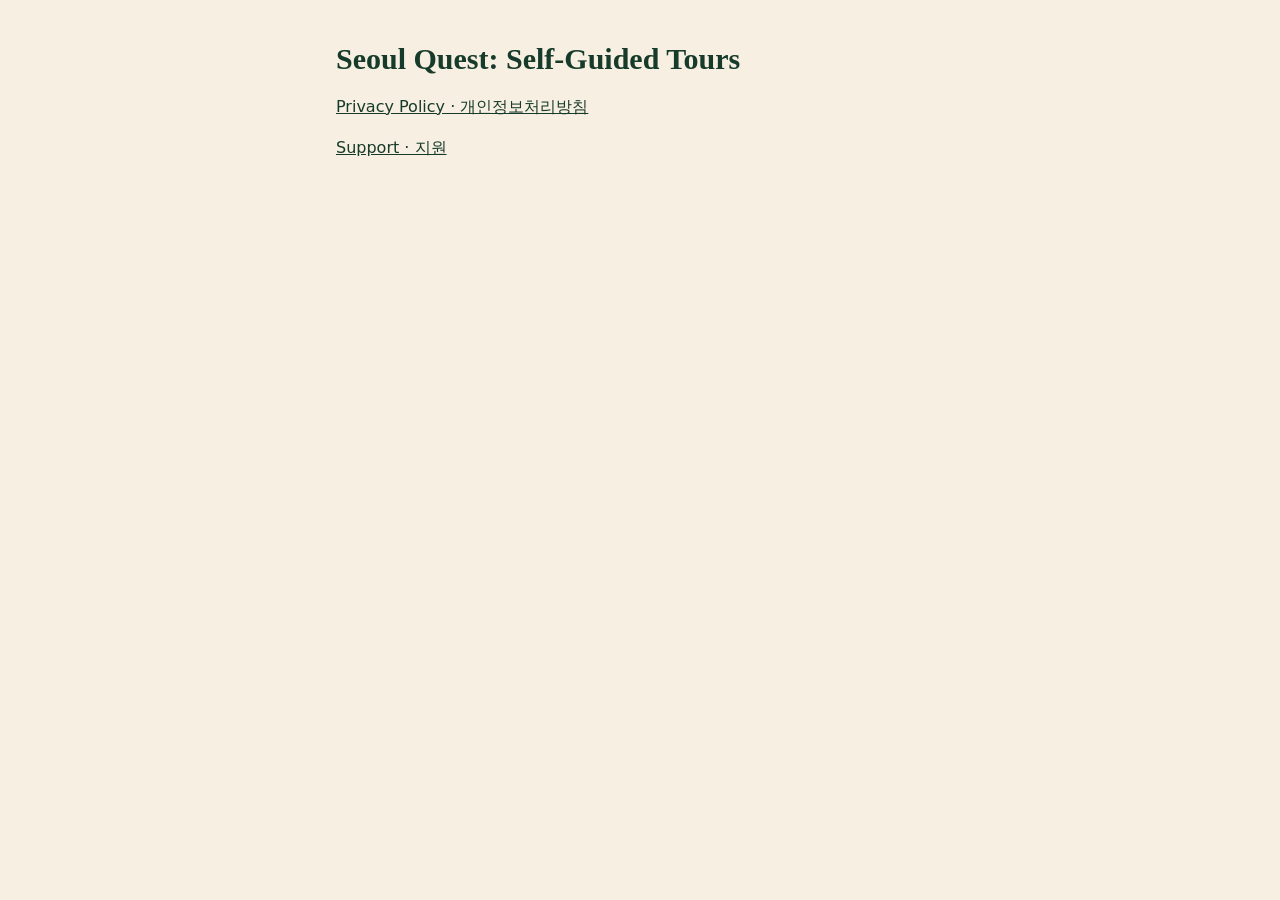
<file: index.html>
<!doctype html><html lang="en"><head><meta charset="utf-8"><meta name="viewport" content="width=device-width,initial-scale=1"><title>Seoul Quest</title><link rel="icon" href="favicon.png"><link rel="stylesheet" href="legal/legal.css"></head>
<body><div class="wrap" style="max-width:640px;margin:0 auto;padding:32px 16px;font-family:system-ui,sans-serif">
<h1>Seoul Quest: Self-Guided Tours</h1>
<p><a href="legal/privacy.html">Privacy Policy · 개인정보처리방침</a></p>
<p><a href="legal/support.html">Support · 지원</a></p>
</div></body></html>
</file>
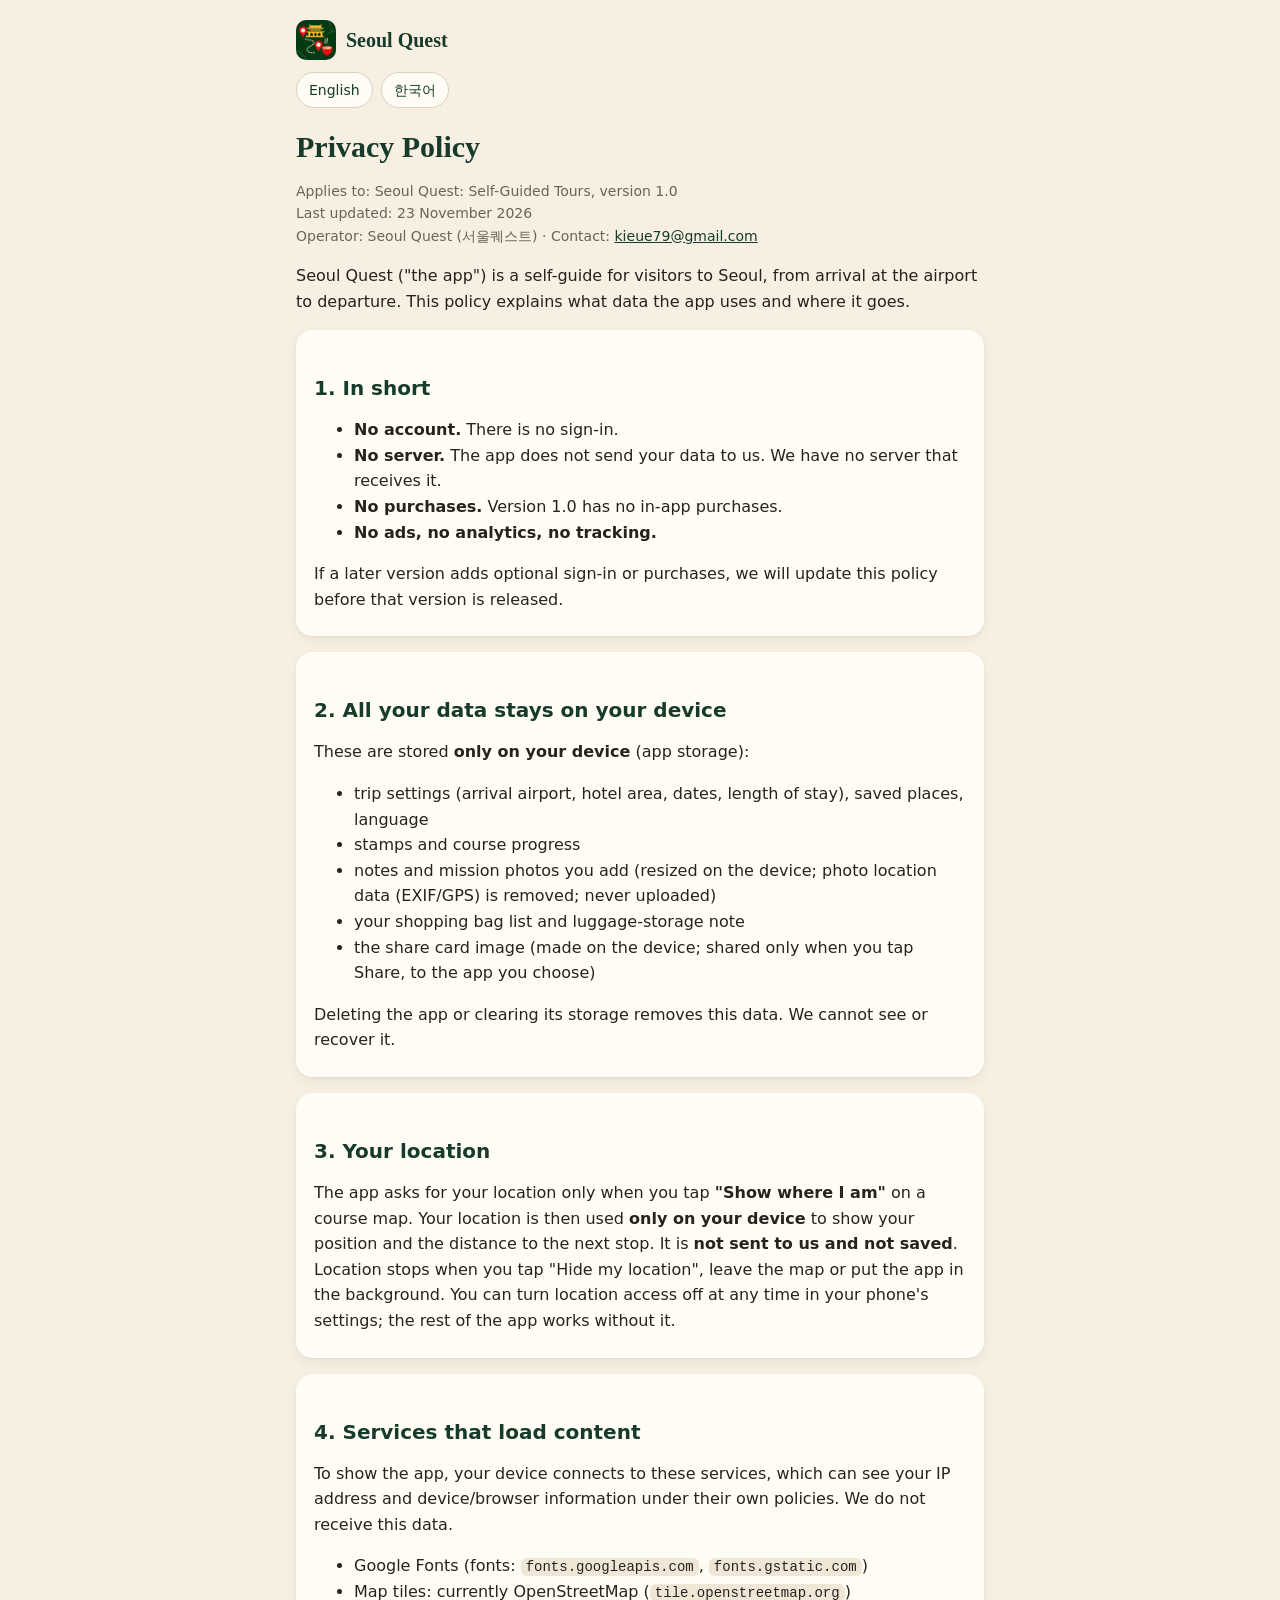
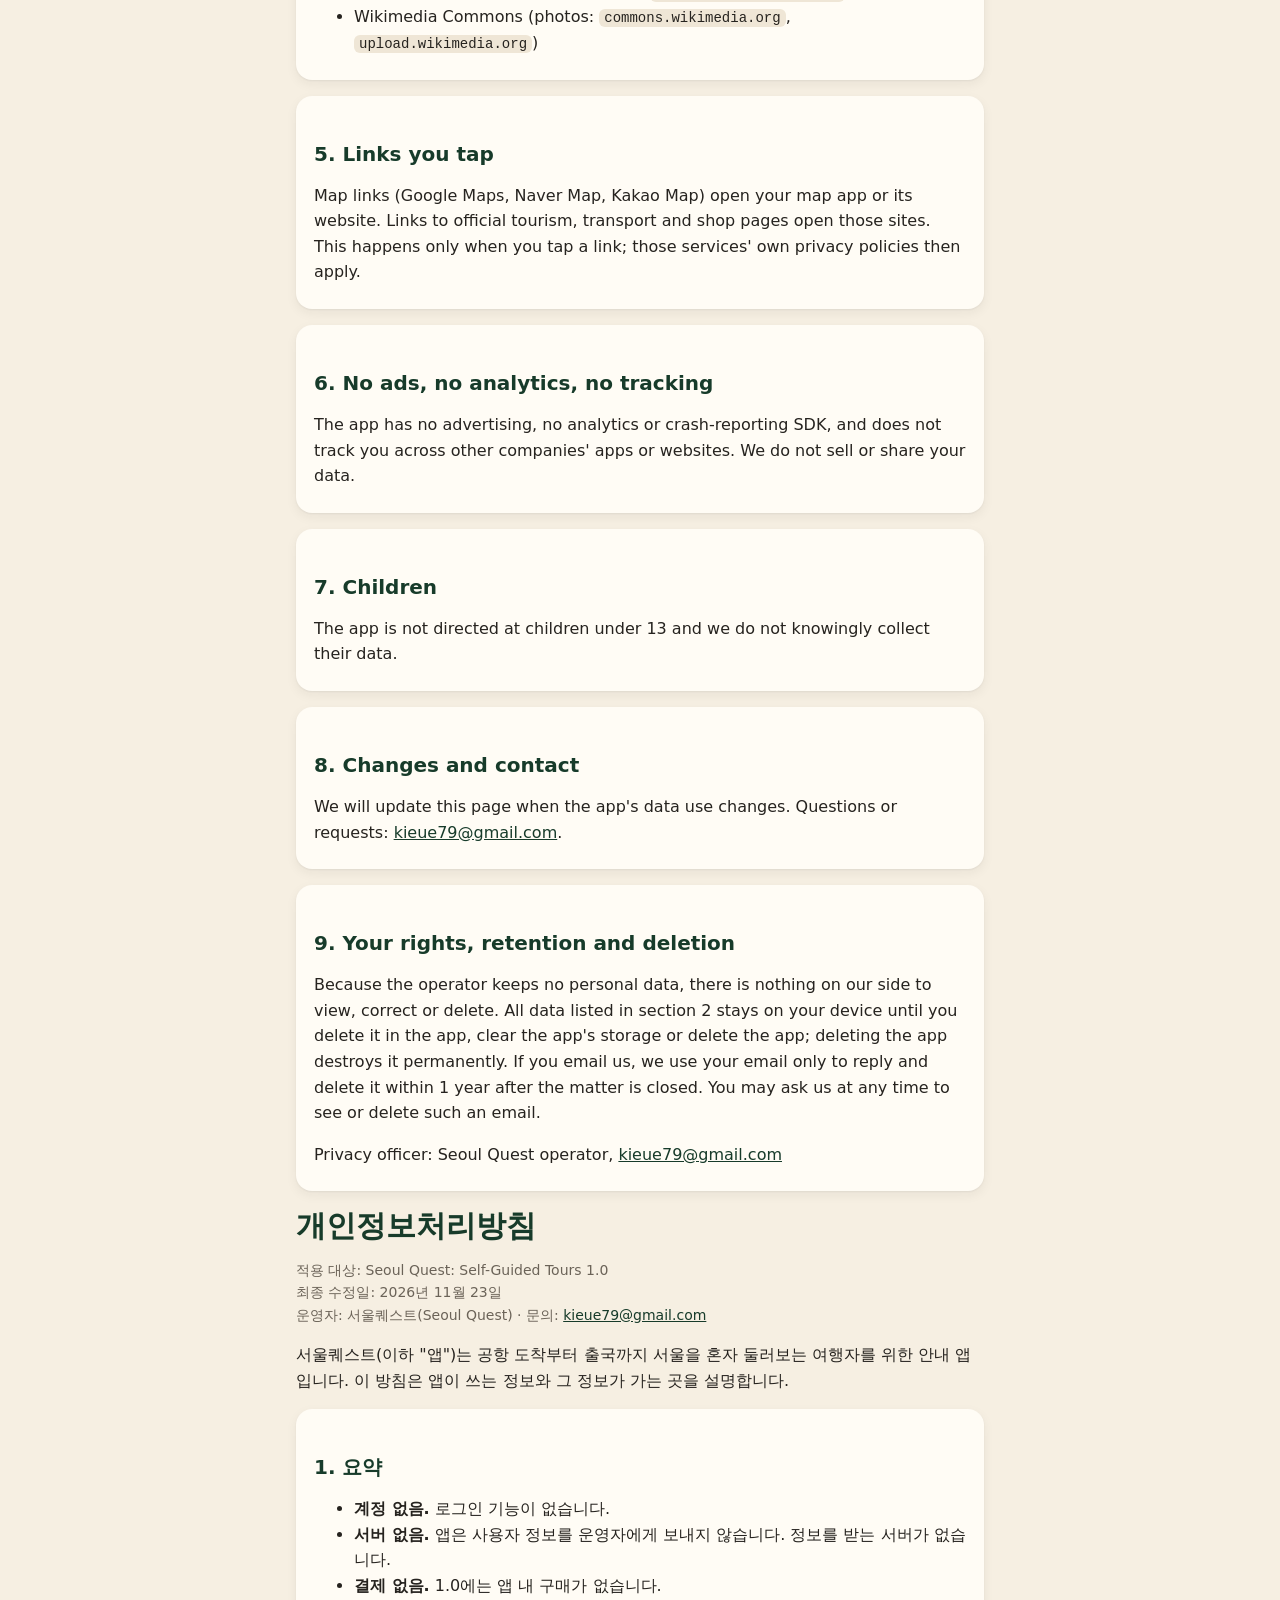
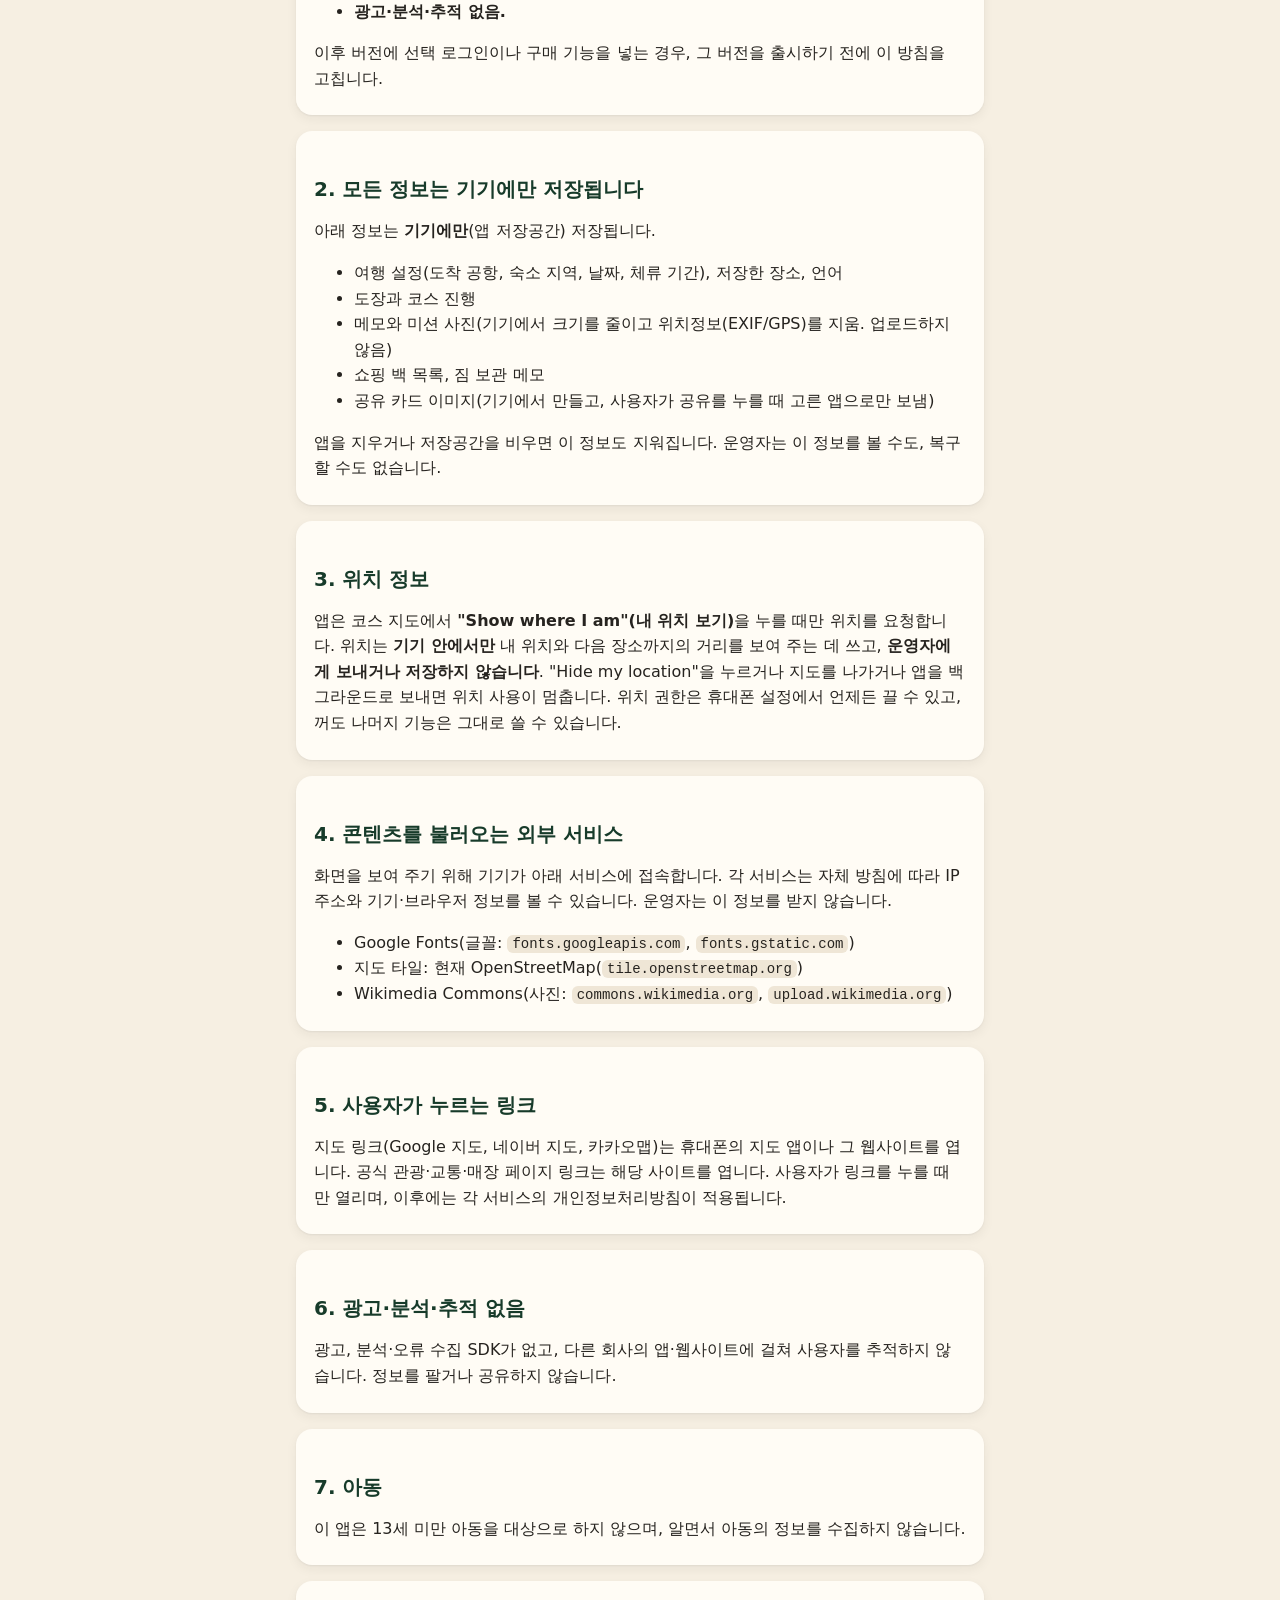
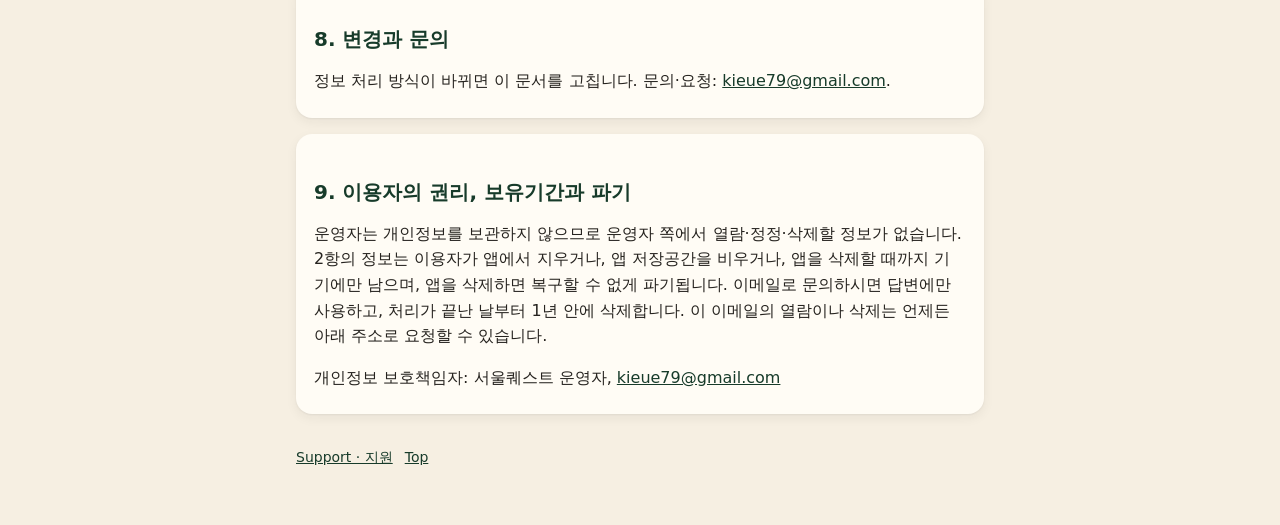
<file: legal/privacy.html>
<!doctype html>
<html lang="en">
<head>
<meta charset="utf-8">
<meta name="viewport" content="width=device-width, initial-scale=1, viewport-fit=cover">
<meta http-equiv="Content-Security-Policy" content="default-src 'self'; img-src 'self' data:; style-src 'self'; script-src 'none'; base-uri 'none'; form-action 'none'">
<meta name="referrer" content="no-referrer">
<title>Seoul Quest Privacy Policy</title>
<meta name="description" content="Seoul Quest 1.0 keeps your data on your device: no account, no server, no purchases.">
<link rel="icon" href="../favicon.png">
<link rel="stylesheet" href="legal.css">
</head>
<body>
<!-- Source: docs/PRIVACY_POLICY.md (keep both in sync). Version 1.0 (no accounts, no server, no purchases; src/config.ts ACCOUNTS_ENABLED=false). DRAFT — legal review and operator details needed before publishing. -->
<div class="wrap">
  <header class="top"><img src="../icons/icon-180.png" alt=""><a class="brand" href="../">Seoul Quest</a></header>
  <nav class="lang" aria-label="Language"><a href="#en" hreflang="en">English</a><a href="#ko" hreflang="ko" lang="ko">한국어</a></nav>

  <article id="en" lang="en">
    <h1>Privacy Policy</h1>
    <p class="meta">Applies to: Seoul Quest: Self-Guided Tours, version 1.0<br>Last updated: 23 November 2026<br>Operator: Seoul Quest (서울퀘스트) · Contact: <a href="mailto:kieue79@gmail.com">kieue79@gmail.com</a></p>
    <p>Seoul Quest ("the app") is a self-guide for visitors to Seoul, from arrival at the airport to departure. This policy explains what data the app uses and where it goes.</p>

    <section class="card">
      <h2>1. In short</h2>
      <ul>
        <li><strong>No account.</strong> There is no sign-in.</li>
        <li><strong>No server.</strong> The app does not send your data to us. We have no server that receives it.</li>
        <li><strong>No purchases.</strong> Version 1.0 has no in-app purchases.</li>
        <li><strong>No ads, no analytics, no tracking.</strong></li>
      </ul>
      <p>If a later version adds optional sign-in or purchases, we will update this policy before that version is released.</p>
    </section>

    <section class="card">
      <h2>2. All your data stays on your device</h2>
      <p>These are stored <strong>only on your device</strong> (app storage):</p>
      <ul>
        <li>trip settings (arrival airport, hotel area, dates, length of stay), saved places, language</li>
        <li>stamps and course progress</li>
        <li>notes and mission photos you add (resized on the device; photo location data (EXIF/GPS) is removed; never uploaded)</li>
        <li>your shopping bag list and luggage-storage note</li>
        <li>the share card image (made on the device; shared only when you tap Share, to the app you choose)</li>
      </ul>
      <p>Deleting the app or clearing its storage removes this data. We cannot see or recover it.</p>
    </section>

    <section class="card">
      <h2>3. Your location</h2>
      <p>The app asks for your location only when you tap <strong>"Show where I am"</strong> on a course map. Your location is then used <strong>only on your device</strong> to show your position and the distance to the next stop. It is <strong>not sent to us and not saved</strong>. Location stops when you tap "Hide my location", leave the map or put the app in the background. You can turn location access off at any time in your phone's settings; the rest of the app works without it.</p>
    </section>

    <section class="card">
      <h2>4. Services that load content</h2>
      <p>To show the app, your device connects to these services, which can see your IP address and device/browser information under their own policies. We do not receive this data.</p>
      <ul>
        <li>Google Fonts (fonts: <code>fonts.googleapis.com</code>, <code>fonts.gstatic.com</code>)</li>
        <li>Map tiles: currently OpenStreetMap (<code>tile.openstreetmap.org</code>)</li>
        <li>Wikimedia Commons (photos: <code>commons.wikimedia.org</code>, <code>upload.wikimedia.org</code>)</li>
      </ul>
    </section>

    <section class="card">
      <h2>5. Links you tap</h2>
      <p>Map links (Google Maps, Naver Map, Kakao Map) open your map app or its website. Links to official tourism, transport and shop pages open those sites. This happens only when you tap a link; those services' own privacy policies then apply.</p>
    </section>

    <section class="card">
      <h2>6. No ads, no analytics, no tracking</h2>
      <p>The app has no advertising, no analytics or crash-reporting SDK, and does not track you across other companies' apps or websites. We do not sell or share your data.</p>
    </section>

    <section class="card">
      <h2>7. Children</h2>
      <p>The app is not directed at children under 13 and we do not knowingly collect their data.</p>
    </section>

    <section class="card">
      <h2>8. Changes and contact</h2>
      <p>We will update this page when the app's data use changes. Questions or requests: <a href="mailto:kieue79@gmail.com">kieue79@gmail.com</a>.</p>
    </section>
    <section class="card">
      <h2>9. Your rights, retention and deletion</h2>
      <p>Because the operator keeps no personal data, there is nothing on our side to view, correct or delete. All data listed in section 2 stays on your device until you delete it in the app, clear the app's storage or delete the app; deleting the app destroys it permanently. If you email us, we use your email only to reply and delete it within 1 year after the matter is closed. You may ask us at any time to see or delete such an email.</p>
      <p>Privacy officer: Seoul Quest operator, <a href="mailto:kieue79@gmail.com">kieue79@gmail.com</a></p>
    </section>
  </article>

  <article id="ko" lang="ko">
    <h1>개인정보처리방침</h1>
    <p class="meta">적용 대상: Seoul Quest: Self-Guided Tours 1.0<br>최종 수정일: 2026년 11월 23일<br>운영자: 서울퀘스트(Seoul Quest) · 문의: <a href="mailto:kieue79@gmail.com">kieue79@gmail.com</a></p>
    <p>서울퀘스트(이하 "앱")는 공항 도착부터 출국까지 서울을 혼자 둘러보는 여행자를 위한 안내 앱입니다. 이 방침은 앱이 쓰는 정보와 그 정보가 가는 곳을 설명합니다.</p>

    <section class="card">
      <h2>1. 요약</h2>
      <ul>
        <li><strong>계정 없음.</strong> 로그인 기능이 없습니다.</li>
        <li><strong>서버 없음.</strong> 앱은 사용자 정보를 운영자에게 보내지 않습니다. 정보를 받는 서버가 없습니다.</li>
        <li><strong>결제 없음.</strong> 1.0에는 앱 내 구매가 없습니다.</li>
        <li><strong>광고·분석·추적 없음.</strong></li>
      </ul>
      <p>이후 버전에 선택 로그인이나 구매 기능을 넣는 경우, 그 버전을 출시하기 전에 이 방침을 고칩니다.</p>
    </section>

    <section class="card">
      <h2>2. 모든 정보는 기기에만 저장됩니다</h2>
      <p>아래 정보는 <strong>기기에만</strong>(앱 저장공간) 저장됩니다.</p>
      <ul>
        <li>여행 설정(도착 공항, 숙소 지역, 날짜, 체류 기간), 저장한 장소, 언어</li>
        <li>도장과 코스 진행</li>
        <li>메모와 미션 사진(기기에서 크기를 줄이고 위치정보(EXIF/GPS)를 지움. 업로드하지 않음)</li>
        <li>쇼핑 백 목록, 짐 보관 메모</li>
        <li>공유 카드 이미지(기기에서 만들고, 사용자가 공유를 누를 때 고른 앱으로만 보냄)</li>
      </ul>
      <p>앱을 지우거나 저장공간을 비우면 이 정보도 지워집니다. 운영자는 이 정보를 볼 수도, 복구할 수도 없습니다.</p>
    </section>

    <section class="card">
      <h2>3. 위치 정보</h2>
      <p>앱은 코스 지도에서 <strong>"Show where I am"(내 위치 보기)</strong>을 누를 때만 위치를 요청합니다. 위치는 <strong>기기 안에서만</strong> 내 위치와 다음 장소까지의 거리를 보여 주는 데 쓰고, <strong>운영자에게 보내거나 저장하지 않습니다</strong>. "Hide my location"을 누르거나 지도를 나가거나 앱을 백그라운드로 보내면 위치 사용이 멈춥니다. 위치 권한은 휴대폰 설정에서 언제든 끌 수 있고, 꺼도 나머지 기능은 그대로 쓸 수 있습니다.</p>
    </section>

    <section class="card">
      <h2>4. 콘텐츠를 불러오는 외부 서비스</h2>
      <p>화면을 보여 주기 위해 기기가 아래 서비스에 접속합니다. 각 서비스는 자체 방침에 따라 IP 주소와 기기·브라우저 정보를 볼 수 있습니다. 운영자는 이 정보를 받지 않습니다.</p>
      <ul>
        <li>Google Fonts(글꼴: <code>fonts.googleapis.com</code>, <code>fonts.gstatic.com</code>)</li>
        <li>지도 타일: 현재 OpenStreetMap(<code>tile.openstreetmap.org</code>)</li>
        <li>Wikimedia Commons(사진: <code>commons.wikimedia.org</code>, <code>upload.wikimedia.org</code>)</li>
      </ul>
    </section>

    <section class="card">
      <h2>5. 사용자가 누르는 링크</h2>
      <p>지도 링크(Google 지도, 네이버 지도, 카카오맵)는 휴대폰의 지도 앱이나 그 웹사이트를 엽니다. 공식 관광·교통·매장 페이지 링크는 해당 사이트를 엽니다. 사용자가 링크를 누를 때만 열리며, 이후에는 각 서비스의 개인정보처리방침이 적용됩니다.</p>
    </section>

    <section class="card">
      <h2>6. 광고·분석·추적 없음</h2>
      <p>광고, 분석·오류 수집 SDK가 없고, 다른 회사의 앱·웹사이트에 걸쳐 사용자를 추적하지 않습니다. 정보를 팔거나 공유하지 않습니다.</p>
    </section>

    <section class="card">
      <h2>7. 아동</h2>
      <p>이 앱은 13세 미만 아동을 대상으로 하지 않으며, 알면서 아동의 정보를 수집하지 않습니다.</p>
    </section>

    <section class="card">
      <h2>8. 변경과 문의</h2>
      <p>정보 처리 방식이 바뀌면 이 문서를 고칩니다. 문의·요청: <a href="mailto:kieue79@gmail.com">kieue79@gmail.com</a>.</p>
    </section>
    <section class="card">
      <h2>9. 이용자의 권리, 보유기간과 파기</h2>
      <p>운영자는 개인정보를 보관하지 않으므로 운영자 쪽에서 열람·정정·삭제할 정보가 없습니다. 2항의 정보는 이용자가 앱에서 지우거나, 앱 저장공간을 비우거나, 앱을 삭제할 때까지 기기에만 남으며, 앱을 삭제하면 복구할 수 없게 파기됩니다. 이메일로 문의하시면 답변에만 사용하고, 처리가 끝난 날부터 1년 안에 삭제합니다. 이 이메일의 열람이나 삭제는 언제든 아래 주소로 요청할 수 있습니다.</p>
      <p>개인정보 보호책임자: 서울퀘스트 운영자, <a href="mailto:kieue79@gmail.com">kieue79@gmail.com</a></p>
    </section>
  </article>

  <footer><a href="support.html">Support · 지원</a><a href="#en">Top</a></footer>
</div>
</body>
</html>
</file>
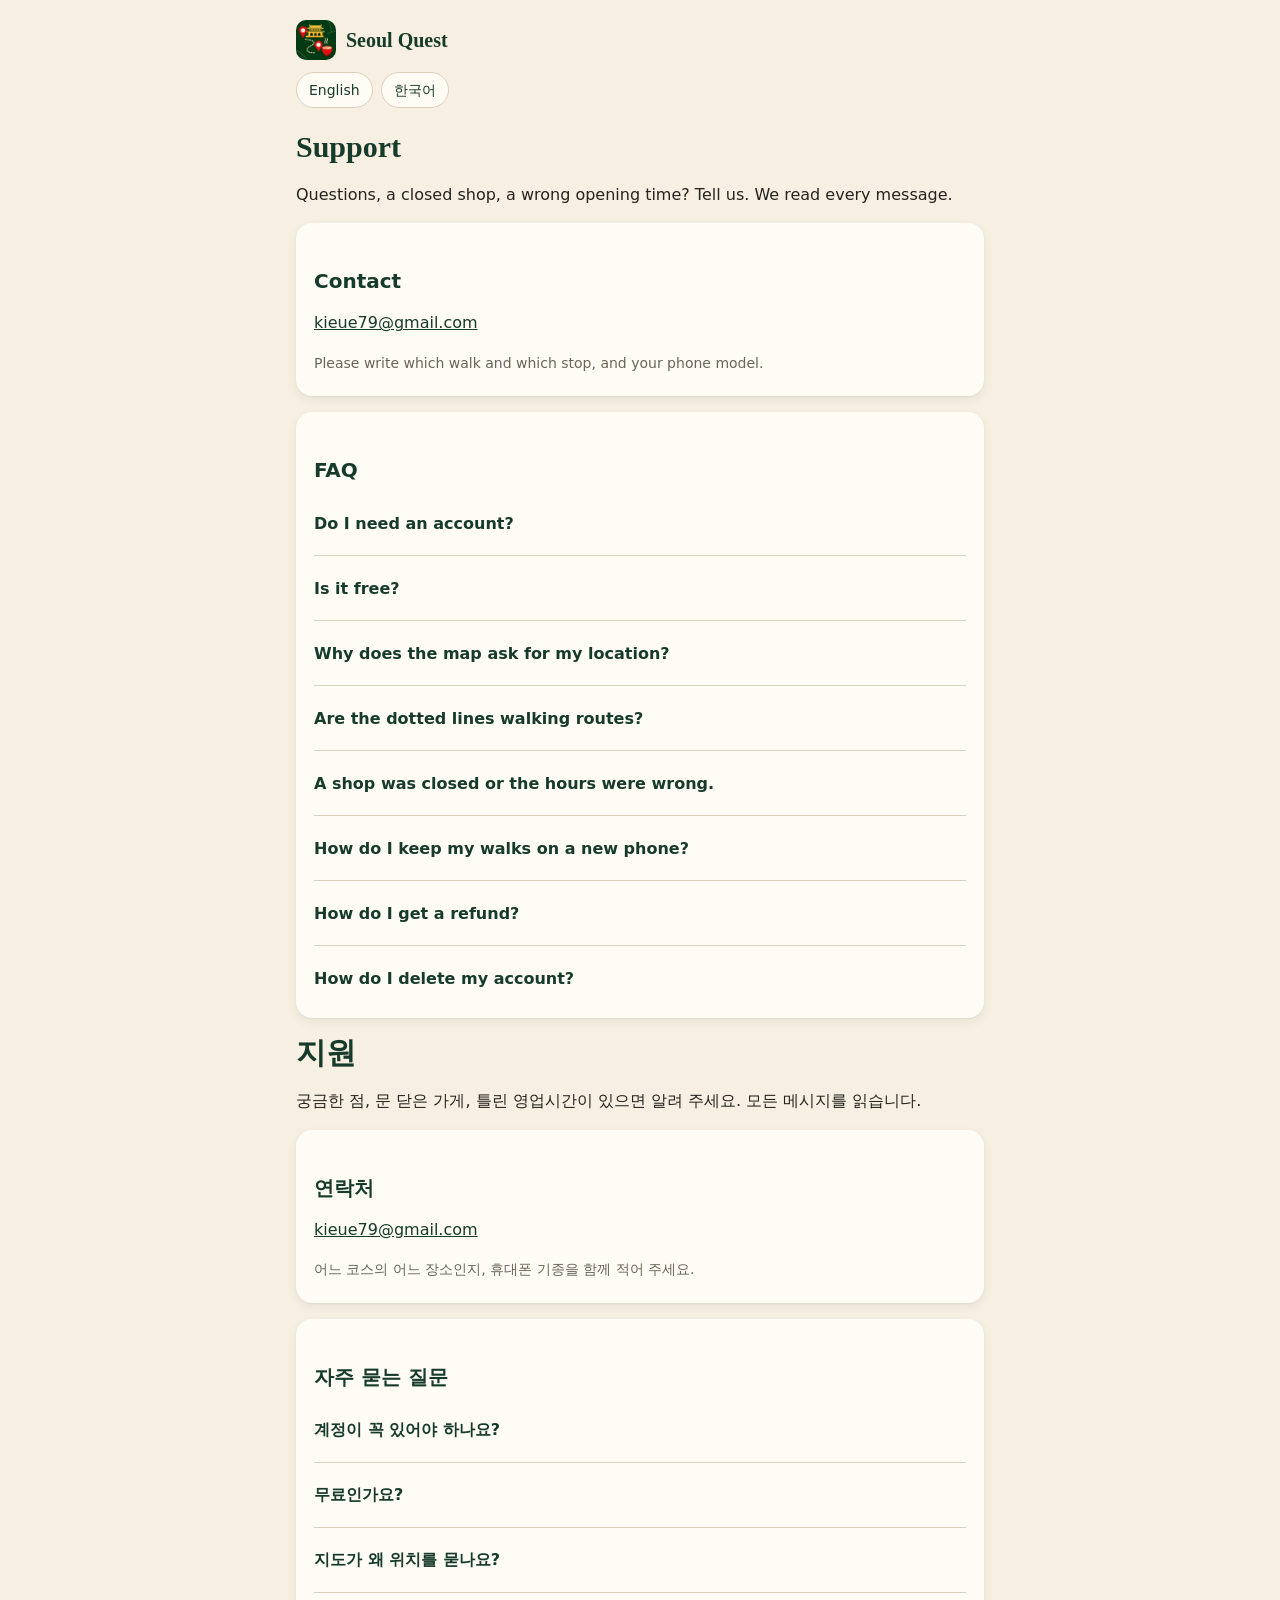
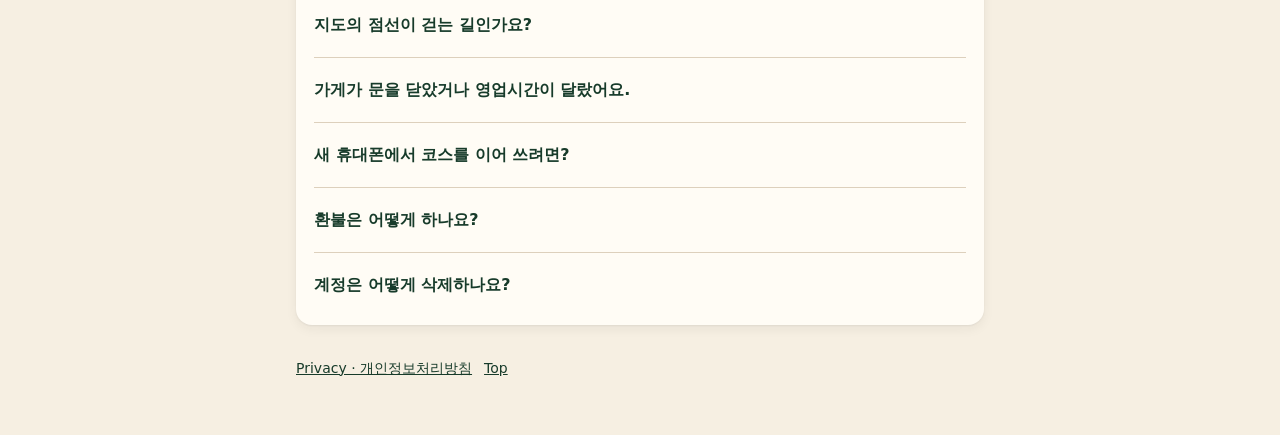
<file: legal/support.html>
<!doctype html>
<html lang="en">
<head>
<meta charset="utf-8">
<meta name="viewport" content="width=device-width, initial-scale=1, viewport-fit=cover">
<meta http-equiv="Content-Security-Policy" content="default-src 'self'; img-src 'self' data:; style-src 'self'; script-src 'none'; base-uri 'none'; form-action 'none'">
<meta name="referrer" content="no-referrer">
<title>Seoul Quest Support</title>
<meta name="description" content="Help and contact for the Seoul Quest walking-guide app.">
<link rel="icon" href="../favicon.png">
<link rel="stylesheet" href="legal.css">
</head>
<body>
<!-- DRAFT. Fill in the contact line before using this as the App Store Support URL. Facts follow docs/monetization/README.md and docs/PRIVACY_POLICY.md. -->
<div class="wrap">
  <header class="top"><img src="../icons/icon-180.png" alt=""><a class="brand" href="../">Seoul Quest</a></header>
  <nav class="lang" aria-label="Language"><a href="#en" hreflang="en">English</a><a href="#ko" hreflang="ko" lang="ko">한국어</a></nav>

  <article id="en" lang="en">
    <h1>Support</h1>
    <p>Questions, a closed shop, a wrong opening time? Tell us. We read every message.</p>
    <section class="card"><h2>Contact</h2><p><a href="mailto:kieue79@gmail.com">kieue79@gmail.com</a></p><p class="muted">Please write which walk and which stop, and your phone model.</p></section>

    <section class="card">
      <h2>FAQ</h2>
      <details><summary>Do I need an account?</summary>
        <p>No. You can take the walks, use the maps and the food map without signing in. Signing in (Apple, Google or Facebook) is only for buying walks later and for keeping your stamps on another phone.</p></details>
      <details><summary>Is it free?</summary>
        <p>Right now, yes: during the launch period every walk and More local are free. After launch, prices in Korea will be ₩7,000 per walk, ₩12,000 for a 3-day pass, ₩19,000 for a 7-day pass and ₩900 for More local. The first walk (City Hall Food &amp; History Walk) stays free. Outside Korea the App Store shows your local price. Passes are not subscriptions and never renew.</p></details>
      <details><summary>Why does the map ask for my location?</summary>
        <p>Only if you tap "Show where I am" on a course map. Your location is used on your phone to show where you are and how far the next stop is. It is never sent to us or saved. You can say no, and the app still works.</p></details>
      <details><summary>Are the dotted lines walking routes?</summary>
        <p>No. They are straight lines between stops. For real walking directions, tap the directions button and your map app opens.</p></details>
      <details><summary>A shop was closed or the hours were wrong.</summary>
        <p>Sorry about that. Hours change often, so check the official page linked on each place before you go, and please tell us so we can fix it.</p></details>
      <details><summary>How do I keep my walks on a new phone?</summary>
        <p>Sign in again with the same Apple, Google or Facebook account. Your unlocked walks, passes, acorns and stamps come back. Photos you added stay only on the old phone.</p></details>
      <details><summary>How do I get a refund?</summary>
        <p>Purchases are made through the App Store, so refunds are handled by Apple. Ask Apple for a refund from your purchase history. If a refund is approved, the acorns from that purchase are taken back.</p></details>
      <details><summary>How do I delete my account?</summary>
        <p>In the app: Account → Delete account. Your account, stamps, unlocked walks, passes and acorns are deleted from our server right away. Acorns are not refunded. See the <a href="privacy.html#en">privacy policy</a> for the details.</p></details>
    </section>
  </article>

  <article id="ko" lang="ko">
    <h1>지원</h1>
    <p>궁금한 점, 문 닫은 가게, 틀린 영업시간이 있으면 알려 주세요. 모든 메시지를 읽습니다.</p>
    <section class="card"><h2>연락처</h2><p><a href="mailto:kieue79@gmail.com">kieue79@gmail.com</a></p><p class="muted">어느 코스의 어느 장소인지, 휴대폰 기종을 함께 적어 주세요.</p></section>

    <section class="card">
      <h2>자주 묻는 질문</h2>
      <details><summary>계정이 꼭 있어야 하나요?</summary>
        <p>아니요. 로그인하지 않아도 코스를 걷고 지도와 음식 지도를 쓸 수 있습니다. 로그인(Apple, Google, Facebook)은 나중에 코스를 사거나 다른 휴대폰에서 도장을 이어 쓸 때만 필요합니다.</p></details>
      <details><summary>무료인가요?</summary>
        <p>지금은 무료입니다. 출시 기념 기간에는 모든 코스와 More local이 무료입니다. 출시 기간이 끝나면 한국 가격 기준 코스 1개 ₩7,000, 3일 이용권 ₩12,000, 7일 이용권 ₩19,000, More local ₩900입니다. 첫 코스(City Hall Food &amp; History Walk)는 계속 무료입니다. 해외에서는 App Store가 현지 통화 가격을 보여 줍니다. 이용권은 구독이 아니고 자동 갱신되지 않습니다.</p></details>
      <details><summary>지도가 왜 위치를 묻나요?</summary>
        <p>코스 지도에서 "Show where I am"을 누를 때만 묻습니다. 위치는 휴대폰 안에서 내 위치와 다음 장소까지의 거리를 보여 주는 데만 쓰고, 서버로 보내거나 저장하지 않습니다. 거절해도 앱은 그대로 쓸 수 있습니다.</p></details>
      <details><summary>지도의 점선이 걷는 길인가요?</summary>
        <p>아니요. 장소 사이를 이은 직선입니다. 실제 길찾기는 길찾기 버튼을 누르면 지도 앱에서 열립니다.</p></details>
      <details><summary>가게가 문을 닫았거나 영업시간이 달랐어요.</summary>
        <p>불편을 드려 죄송합니다. 영업시간은 자주 바뀌니 가기 전에 장소마다 연결된 공식 페이지를 확인해 주세요. 알려 주시면 고치겠습니다.</p></details>
      <details><summary>새 휴대폰에서 코스를 이어 쓰려면?</summary>
        <p>같은 Apple, Google, Facebook 계정으로 다시 로그인하세요. 해제한 코스, 이용권, 도토리, 도장이 돌아옵니다. 직접 넣은 사진은 예전 휴대폰에만 남습니다.</p></details>
      <details><summary>환불은 어떻게 하나요?</summary>
        <p>구매는 App Store에서 이뤄지므로 환불은 Apple이 처리합니다. Apple 구입 내역에서 환불을 요청해 주세요. 환불이 승인되면 그 구매로 받은 도토리는 회수됩니다.</p></details>
      <details><summary>계정은 어떻게 삭제하나요?</summary>
        <p>앱에서 계정 → 계정 삭제를 누르세요. 계정, 도장, 해제한 코스, 이용권, 도토리가 서버에서 바로 지워집니다. 도토리는 환불되지 않습니다. 자세한 내용은 <a href="privacy.html#ko">개인정보처리방침</a>을 보세요.</p></details>
    </section>
  </article>

  <footer><a href="privacy.html">Privacy · 개인정보처리방침</a><a href="#en">Top</a></footer>
</div>
</body>
</html>
</file>
<file: legal/legal.css>
/* Seoul Quest public pages (privacy / support / share). Same tokens as src/styles/tokens.css. No external files. */
:root {
  color-scheme: light;
  --sq-bg: #F6EFE2; --sq-card: #FFFCF5; --sq-cream: #FBF6EC; --sq-soft: #EFE6D6;
  --sq-title: #173B2A; --sq-ink: #26231F; --sq-muted: #6B6358; --sq-line: #DDD0BC;
  --sq-cta: #C0392B; --sq-cta-ink: #FFFFFF; --sq-sel-bg: #FCEDEA; --sq-yellow-soft: #FFF1C9;
  --sq-sh1: 0 1px 2px rgba(38,35,31,.06), 0 4px 12px rgba(38,35,31,.06);
  --sq-r-card: 16px; --sq-r-ctl: 12px;
  --sq-logo-font: "Fraunces", "Noto Serif KR", "Noto Serif JP", Georgia, serif;
  --sq-font: "Instrument Sans", -apple-system, BlinkMacSystemFont, "Apple SD Gothic Neo", "Hiragino Sans", "PingFang SC", "PingFang TC", "Noto Sans KR", system-ui, sans-serif;
}
* { box-sizing: border-box; }
html { -webkit-text-size-adjust: 100%; }
body { margin: 0; background: var(--sq-bg); color: var(--sq-ink); font: 16px/1.6 var(--sq-font); }
.wrap { max-width: 720px; margin: 0 auto; padding: 20px 16px 56px; }
header.top { display: flex; align-items: center; gap: 10px; margin-bottom: 8px; }
header.top img { width: 40px; height: 40px; border-radius: 10px; }
.brand { font-family: var(--sq-logo-font); font-weight: 600; font-size: 20px; color: var(--sq-title); text-decoration: none; }
nav.lang { display: flex; gap: 8px; margin: 12px 0 20px; flex-wrap: wrap; }
nav.lang a { padding: 6px 12px; border: 1px solid var(--sq-line); border-radius: 999px; color: var(--sq-title); text-decoration: none; background: var(--sq-card); font-size: 14px; }
h1, h2, h3 { color: var(--sq-title); line-height: 1.25; }
h1 { font-family: var(--sq-logo-font); font-size: 30px; margin: 8px 0 4px; }
h2 { font-size: 20px; margin: 28px 0 8px; }
h3 { font-size: 17px; margin: 20px 0 6px; }
section.card, .card { background: var(--sq-card); border-radius: var(--sq-r-card); box-shadow: var(--sq-sh1); padding: 18px 18px 8px; margin: 16px 0; }
p, li { overflow-wrap: anywhere; }
.muted, .meta { color: var(--sq-muted); font-size: 14px; }
.note { background: var(--sq-yellow-soft); border-radius: var(--sq-r-ctl); padding: 10px 12px; color: var(--sq-title); }
.table-wrap { overflow-x: auto; }
table { border-collapse: collapse; width: 100%; font-size: 15px; }
th, td { text-align: start; vertical-align: top; padding: 8px 6px; border-bottom: 1px solid var(--sq-line); }
th { color: var(--sq-title); }
code { background: var(--sq-soft); padding: 1px 5px; border-radius: 6px; font-size: 14px; }
a { color: var(--sq-title); }
details { border-bottom: 1px solid var(--sq-line); padding: 10px 0; }
details:last-child { border-bottom: 0; }
summary { cursor: pointer; font-weight: 600; color: var(--sq-title); min-height: 44px; display: flex; align-items: center; }
.btn { display: inline-flex; align-items: center; justify-content: center; min-height: 48px; padding: 12px 20px; border-radius: var(--sq-r-ctl); font-weight: 600; text-decoration: none; border: 0; font: inherit; font-weight: 600; cursor: pointer; }
.btn-cta { background: var(--sq-cta); color: var(--sq-cta-ink); }
.btn-2 { background: var(--sq-card); color: var(--sq-title); border: 1px solid var(--sq-line); }
.btn[aria-disabled="true"] { background: var(--sq-soft); color: var(--sq-muted); cursor: default; }
.actions { display: flex; flex-direction: column; gap: 10px; margin: 18px 0 8px; }
footer { margin-top: 32px; color: var(--sq-muted); font-size: 14px; }
footer a { margin-inline-end: 12px; }
</file>
